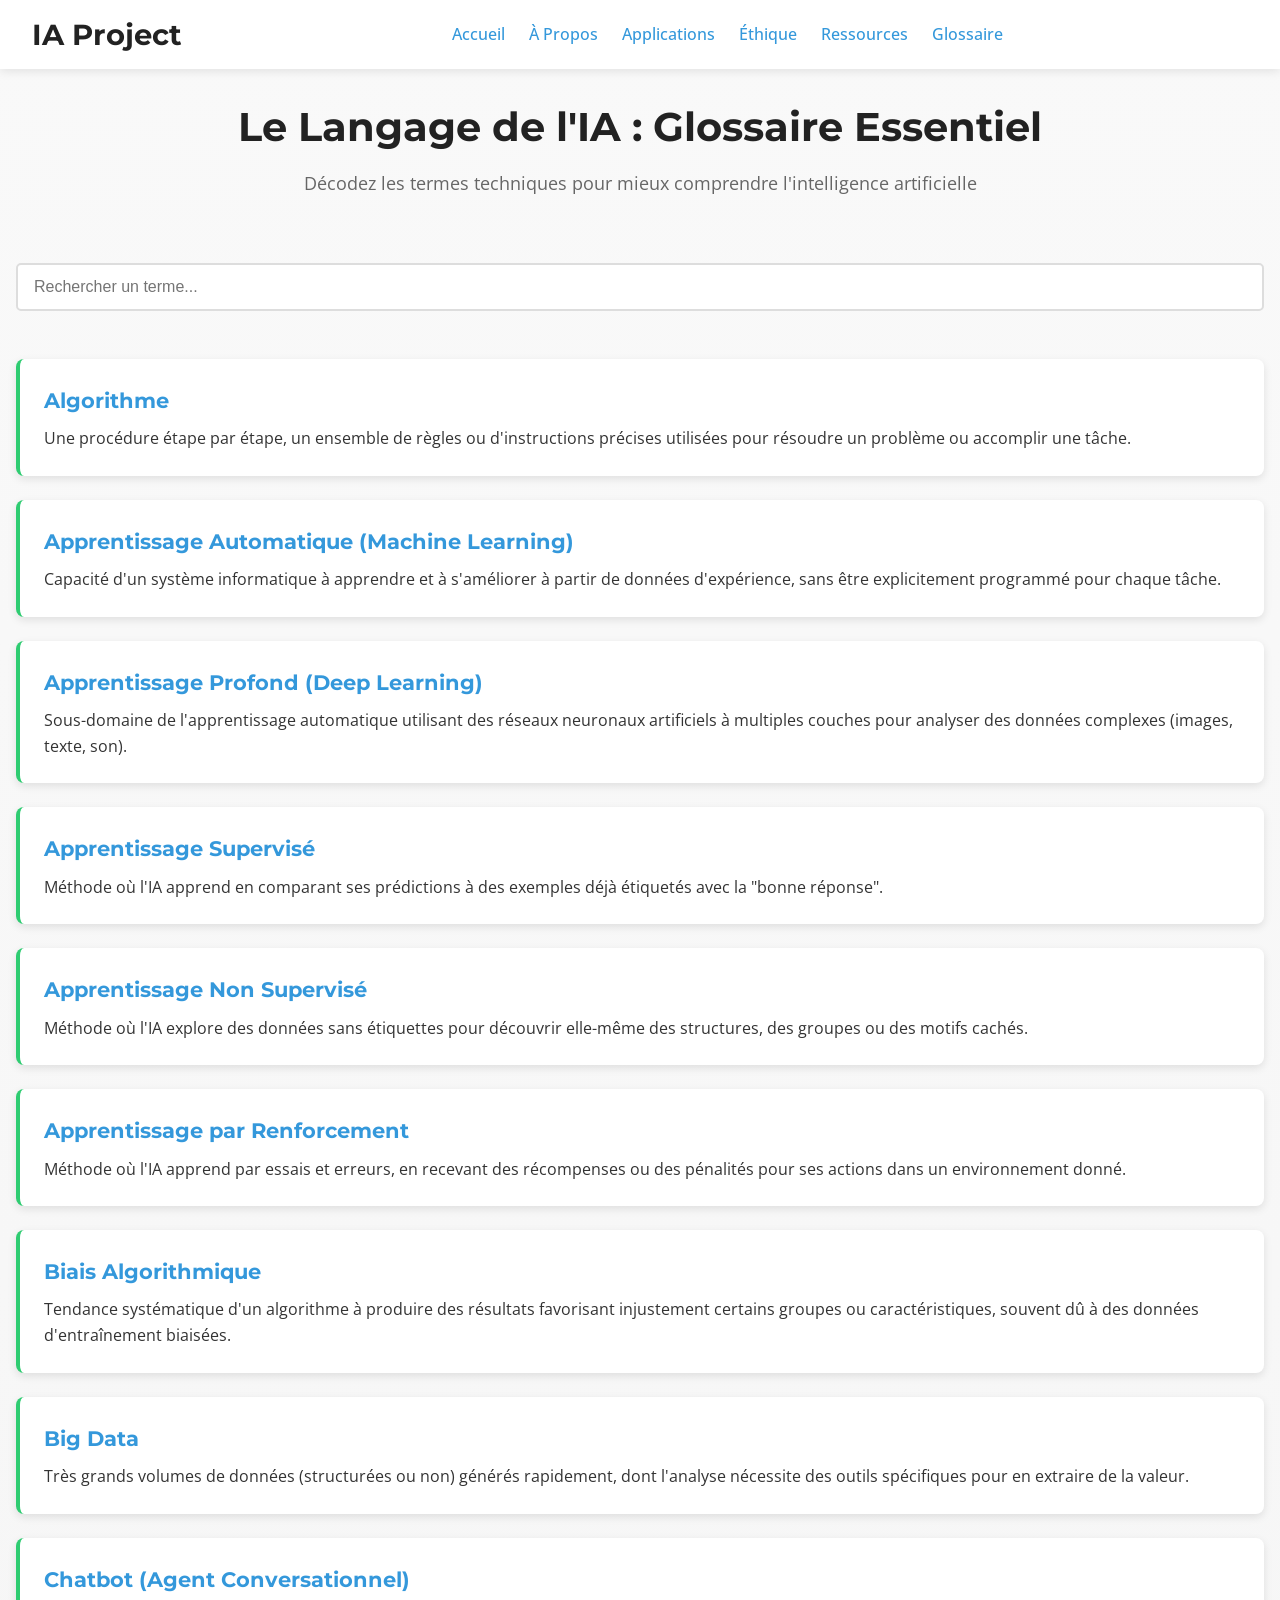
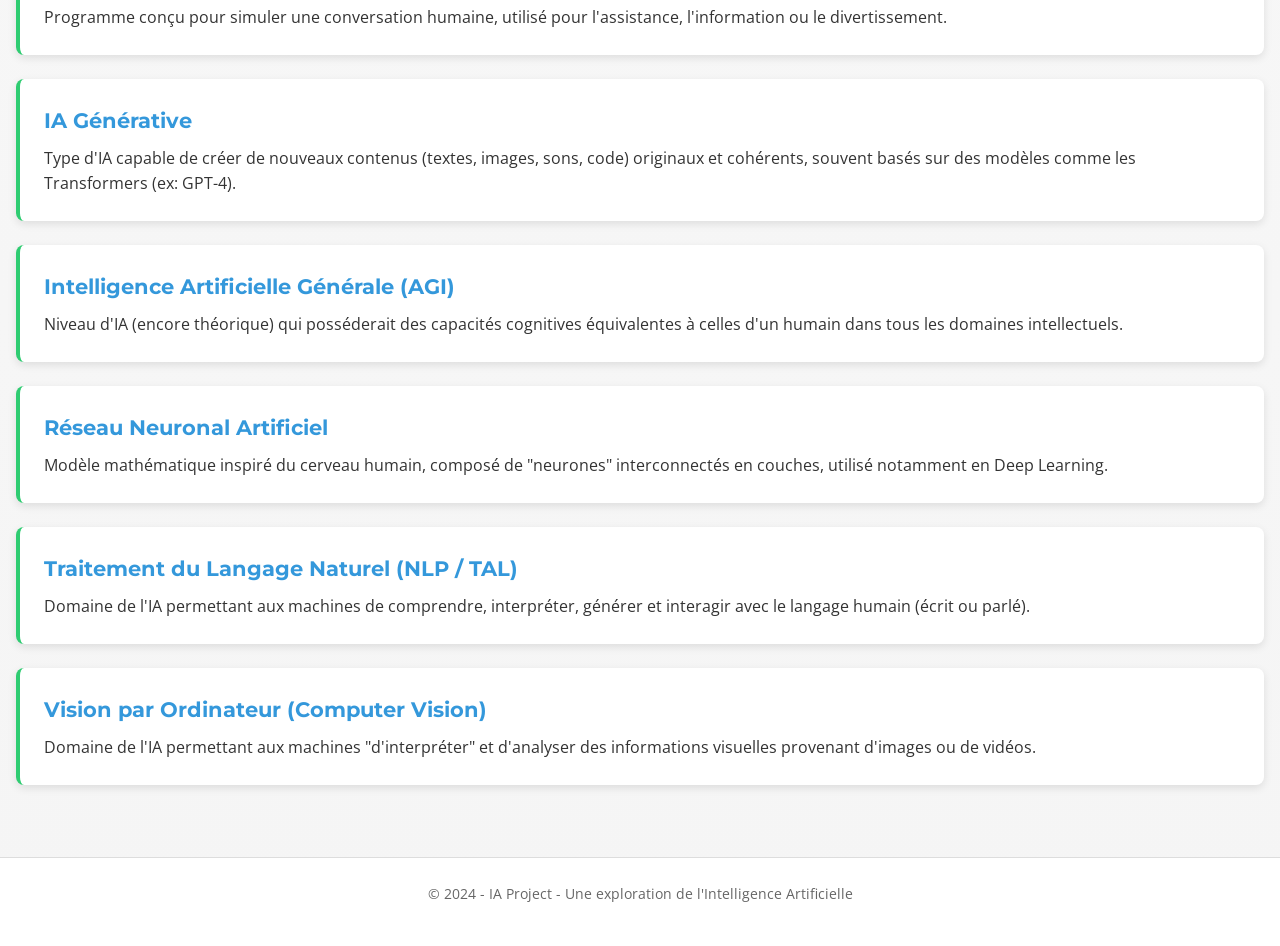
<file: fr bruv/glossary.html>
<!DOCTYPE html>
<html lang="fr">
<head>
    <meta charset="UTF-8">
    <meta name="viewport" content="width=device-width, initial-scale=1.0">
    <title>Glossaire IA - Comprendre le Vocabulaire de l'IA</title>
    <link rel="stylesheet" href="css/styles.css">
    <link rel="stylesheet" href="css/responsive.css">
    <link rel="stylesheet" href="css/glossary.css">
    <link rel="icon" type="image/x-icon" href="assets/icons/favicon.ico">
    <meta name="description" content="Un glossaire définissant les termes techniques et concepts clés fréquemment rencontrés dans le domaine de l'intelligence artificielle.">
</head>
<body>
    <header>
        <nav class="main-nav" role="navigation">
            <div class="logo">
                <h1><a href="index.html">IA Project</a></h1>
            </div>
            <button class="hamburger" id="hamburger-button" aria-label="Toggle menu" aria-expanded="false" aria-controls="nav-links">
                <span class="hamburger-box"><span class="hamburger-inner"></span></span>
            </button>
            <ul class="nav-links" id="nav-links">
                <li><a href="index.html">Accueil</a></li>
                <li><a href="about.html">À Propos</a></li>
                <li><a href="applications.html">Applications</a></li>
                <li><a href="ethics.html">Éthique</a></li>
                <li><a href="resources.html">Ressources</a></li>
                <li><a href="glossary.html">Glossaire</a></li>
            </ul>
            <div class="header-controls">
            </div>
        </nav>
    </header>

    <main role="main">
        <section class="page-header">
            <h1>Le Langage de l'IA : Glossaire Essentiel</h1>
            <p class="subtitle">Décodez les termes techniques pour mieux comprendre l'intelligence artificielle</p>
        </section>

        <section class="glossary-section">
            <input type="text" id="glossary-filter" placeholder="Rechercher un terme..." aria-label="Filtrer les termes du glossaire">
            <dl id="glossary-list">
                <div class="glossary-entry">
                    <dt>Algorithme</dt>
                    <dd>Une procédure étape par étape, un ensemble de règles ou d'instructions précises utilisées pour résoudre un problème ou accomplir une tâche.</dd>
                </div>
                <div class="glossary-entry">
                    <dt>Apprentissage Automatique (Machine Learning)</dt>
                    <dd>Capacité d'un système informatique à apprendre et à s'améliorer à partir de données d'expérience, sans être explicitement programmé pour chaque tâche.</dd>
                </div>
                 <div class="glossary-entry">
                    <dt>Apprentissage Profond (Deep Learning)</dt>
                    <dd>Sous-domaine de l'apprentissage automatique utilisant des réseaux neuronaux artificiels à multiples couches pour analyser des données complexes (images, texte, son).</dd>
                </div>
                 <div class="glossary-entry">
                    <dt>Apprentissage Supervisé</dt>
                    <dd>Méthode où l'IA apprend en comparant ses prédictions à des exemples déjà étiquetés avec la "bonne réponse".</dd>
                </div>
                 <div class="glossary-entry">
                    <dt>Apprentissage Non Supervisé</dt>
                    <dd>Méthode où l'IA explore des données sans étiquettes pour découvrir elle-même des structures, des groupes ou des motifs cachés.</dd>
                </div>
                 <div class="glossary-entry">
                    <dt>Apprentissage par Renforcement</dt>
                    <dd>Méthode où l'IA apprend par essais et erreurs, en recevant des récompenses ou des pénalités pour ses actions dans un environnement donné.</dd>
                </div>
                 <div class="glossary-entry">
                    <dt>Biais Algorithmique</dt>
                    <dd>Tendance systématique d'un algorithme à produire des résultats favorisant injustement certains groupes ou caractéristiques, souvent dû à des données d'entraînement biaisées.</dd>
                </div>
                 <div class="glossary-entry">
                    <dt>Big Data</dt>
                    <dd>Très grands volumes de données (structurées ou non) générés rapidement, dont l'analyse nécessite des outils spécifiques pour en extraire de la valeur.</dd>
                </div>
                 <div class="glossary-entry">
                    <dt>Chatbot (Agent Conversationnel)</dt>
                    <dd>Programme conçu pour simuler une conversation humaine, utilisé pour l'assistance, l'information ou le divertissement.</dd>
                </div>
                 <div class="glossary-entry">
                    <dt>IA Générative</dt>
                    <dd>Type d'IA capable de créer de nouveaux contenus (textes, images, sons, code) originaux et cohérents, souvent basés sur des modèles comme les Transformers (ex: GPT-4).</dd>
                </div>
                 <div class="glossary-entry">
                    <dt>Intelligence Artificielle Générale (AGI)</dt>
                    <dd>Niveau d'IA (encore théorique) qui posséderait des capacités cognitives équivalentes à celles d'un humain dans tous les domaines intellectuels.</dd>
                </div>
                 <div class="glossary-entry">
                    <dt>Réseau Neuronal Artificiel</dt>
                    <dd>Modèle mathématique inspiré du cerveau humain, composé de "neurones" interconnectés en couches, utilisé notamment en Deep Learning.</dd>
                </div>
                 <div class="glossary-entry">
                    <dt>Traitement du Langage Naturel (NLP / TAL)</dt>
                    <dd>Domaine de l'IA permettant aux machines de comprendre, interpréter, générer et interagir avec le langage humain (écrit ou parlé).</dd>
                </div>
                 <div class="glossary-entry">
                    <dt>Vision par Ordinateur (Computer Vision)</dt>
                    <dd>Domaine de l'IA permettant aux machines "d'interpréter" et d'analyser des informations visuelles provenant d'images ou de vidéos.</dd>
                </div>
            </dl>
        </section>

    </main>

    <footer role="contentinfo">
        <p>© 2024 - IA Project - Une exploration de l'Intelligence Artificielle</p>
    </footer>

    <button id="scroll-to-top" title="Remonter en haut" aria-label="Remonter en haut">↑</button>

    <script src="js/main.js"></script>
</body>
</html>
</file>
<file: fr bruv/css/styles.css>
/* Import Google Fonts (Example: Montserrat and Open Sans) */
@import url('https://fonts.googleapis.com/css2?family=Montserrat:wght@400;700&family=Open+Sans:wght@400;600&display=swap');

:root {
    /* Color Variables */
    --primary-color: #3498db;
    --secondary-color: #2ecc71;
    --accent-color: #e74c3c;
    --light-bg: #f9f9f9;
    --dark-bg: #1a1a1a;
    --text-color: #333;
    --text-color-light: #fff;
    --text-color-secondary: #666;
    --heading-color: #222;
    --card-bg: #fff;
    --border-color: #ddd;
    --shadow-color: rgba(0, 0, 0, 0.1);
    --shadow-color-hover: rgba(0, 0, 0, 0.15);
    
    /* Typography */
    --font-primary: 'Montserrat', sans-serif;
    --font-secondary: 'Open Sans', sans-serif;
    --font-size-base: 16px;
    
    /* Spacing */
    --spacing-sm: 0.5rem;
    --spacing-md: 1rem;
    --spacing-lg: 2rem;
    
    /* Animation */
    --transition-speed: 0.3s;
}

/* Dark Mode Variables */
body.dark-mode {
    --text-color: #e0e0e0;
    --text-color-secondary: #aaa;
    --heading-color: #f0f0f0;
    --card-bg: #2c2c2c;
    --light-bg: #1a1a1a;
    --border-color: #444;
    --shadow-color: rgba(0, 0, 0, 0.2);
    --shadow-color-hover: rgba(0, 0, 0, 0.3);
    background: linear-gradient(to bottom, var(--light-bg), #222);
}

* {
    box-sizing: border-box;
    margin: 0;
    padding: 0;
}

body {
    font-family: var(--font-secondary);
    line-height: 1.7;
    color: var(--text-color);
    /* Subtle gradient background */
    background: linear-gradient(to bottom, var(--light-bg), #f5f5f5);
    transition: background 0.3s ease, color 0.3s ease;
    position: relative; /* For scroll-to-top positioning */
    margin: 0;
    padding: 0;
    min-height: 100vh; /* Ensure footer stays at bottom */
}

body.dark-mode {
    background: linear-gradient(to bottom, var(--light-bg), darken(var(--light-bg), 5%));
}

/* Typography */
h1, h2, h3, h4, h5, h6 {
    font-family: var(--font-primary);
    color: var(--heading-color);
    margin-bottom: 1rem;
    line-height: 1.3;
}

h1 { font-size: 2.5rem; }
h2 { font-size: 2rem; }
h3 { font-size: 1.5rem; }

a {
    color: var(--primary-color);
    text-decoration: none;
    transition: color 0.3s ease;
}

a:hover {
    color: var(--secondary-color);
}

body.dark-mode a {
    color: var(--secondary-color);
}

body.dark-mode a:hover {
    color: var(--accent-color);
}

p {
    margin-bottom: 1rem;
}

ul, ol {
    margin-left: 1.5rem;
    margin-bottom: 1rem;
}

/* Layout & Containers */
.container {
    max-width: 1200px;
    margin: 0 auto;
    padding: 0 1rem;
}

header {
    background-color: var(--card-bg);
    box-shadow: 0 2px 10px var(--shadow-color);
    position: sticky;
    top: 0;
    z-index: 1000;
}

main {
    min-height: calc(100vh - 120px); /* Adjust based on header/footer height */
    padding-bottom: 2rem;
}

footer {
    text-align: center;
    padding: 1.5rem;
    background-color: var(--card-bg);
    color: var(--text-color-secondary);
    font-size: 0.9rem;
    border-top: 1px solid var(--border-color);
}

/* Navigation */
.main-nav {
    display: flex;
    justify-content: space-between;
    align-items: center;
    padding: 1rem 2rem;
}

.logo h1 {
    font-size: 1.8rem;
    margin: 0;
}

.logo a {
    color: var(--heading-color);
}

.logo a:hover {
    color: var(--primary-color);
}

.nav-links {
    display: flex;
    list-style: none;
    margin: 0;
}

.nav-links li {
    margin-left: 1.5rem;
}

.nav-links a {
    padding: 0.5rem 0;
    position: relative;
    font-weight: 500;
}

.nav-links a::after {
    content: '';
    position: absolute;
    bottom: 0;
    left: 0;
    width: 0;
    height: 2px;
    background-color: var(--primary-color);
    transition: width 0.3s ease;
}

.nav-links a:hover::after,
.nav-links a.active::after,
.nav-links a[aria-current="page"]::after {
    width: 100%;
}

body.dark-mode .nav-links a::after {
    background-color: var(--secondary-color);
}

/* Hamburger Menu Button */
.hamburger {
    display: none;
    border: none;
    background: transparent;
    cursor: pointer;
    padding: 10px;
    z-index: 1001;
}

.hamburger-box {
    width: 30px;
    height: 24px;
    display: inline-block;
    position: relative;
}

.hamburger-inner {
    display: block;
    top: 50%;
    margin-top: -2px;
}

.hamburger-inner, .hamburger-inner::before, .hamburger-inner::after {
    width: 30px;
    height: 3px;
    background-color: var(--text-color);
    border-radius: 4px;
    position: absolute;
    transition: transform 0.15s ease;
}

.hamburger-inner::before, .hamburger-inner::after {
    content: "";
    display: block;
}

.hamburger-inner::before {
    top: -10px;
}

.hamburger-inner::after {
    bottom: -10px;
}

/* Hamburger Animation */
.hamburger.active .hamburger-inner {
    transform: rotate(45deg);
}

.hamburger.active .hamburger-inner::before {
    top: 0;
    opacity: 0;
}

.hamburger.active .hamburger-inner::after {
    bottom: 0;
    transform: rotate(-90deg);
}

/* Components */
.button {
    display: inline-block;
    padding: 0.8rem 1.5rem;
    background-color: var(--primary-color);
    color: var(--text-color-light);
    border: none;
    border-radius: 4px;
    font-weight: 600;
    cursor: pointer;
    transition: background-color 0.3s ease, transform 0.2s ease;
}

.button:hover {
    background-color: var(--secondary-color);
    transform: translateY(-3px);
    color: var(--text-color-light);
}

.button-primary {
    background-color: var(--primary-color);
}

.button-secondary {
    background-color: transparent;
    color: var(--primary-color);
    border: 2px solid var(--primary-color);
}

body.dark-mode .button-secondary {
    color: var(--secondary-color);
    border-color: var(--secondary-color);
}

body.dark-mode .button-secondary:hover {
    background-color: var(--secondary-color);
    color: var(--dark-bg);
}

.page-header {
    text-align: center;
    margin: 2rem 0 3rem;
    padding: 0 1rem;
}

.page-header .subtitle {
    color: var(--text-color-secondary);
    font-size: 1.1rem;
    max-width: 800px;
    margin: 0 auto;
}

/* Sections */
.content-section {
    max-width: 900px;
    margin: 0 auto 3rem;
    padding: 0 1.5rem;
}

.text-center {
    text-align: center;
}

.hero {
    background-color: var(--primary-color);
    color: var(--text-color-light);
    padding: 4rem 2rem;
    text-align: center;
    margin-bottom: 3rem;
    border-radius: 0 0 10px 10px;
    background-image: linear-gradient(135deg, var(--primary-color), var(--secondary-color));
}

.hero h2 {
    color: var(--text-color-light);
    font-size: 2.5rem;
    margin-bottom: 1rem;
}

.hero p {
    font-size: 1.2rem;
    max-width: 700px;
    margin: 0 auto 1.5rem;
}

.features {
    display: grid;
    grid-template-columns: repeat(auto-fit, minmax(250px, 1fr));
    gap: 2rem;
    padding: 1rem 2rem;
    margin-bottom: 3rem;
}

/* Card Styles */
.feature-card, 
.application-card, 
.ethical-issue, 
.glossary-entry, 
.type-card,
.figure-card {
    position: relative;
    overflow: hidden;
    transition: transform 0.3s ease, box-shadow 0.4s ease, background-color 0.3s ease;
    background-color: var(--card-bg);
    padding: 1.5rem;
    border-radius: 8px;
    box-shadow: 0 4px 10px var(--shadow-color);
    opacity: 1; /* Ensure visibility */
}

.feature-card:hover, 
.application-card:hover, 
.ethical-issue:hover, 
.glossary-entry:hover, 
.type-card:hover,
.figure-card:hover {
    transform: translateY(-5px);
    box-shadow: 0 8px 20px var(--shadow-color-hover);
}

/* CTA Section */
.cta-section {
    padding: 3rem 2rem;
    margin: 2rem 0;
    background-color: var(--card-bg);
    border-radius: 8px;
    box-shadow: 0 4px 10px var(--shadow-color);
}

.cta-section h2 {
    margin-bottom: 1rem;
}

.cta-section p {
    max-width: 700px;
    margin: 0 auto 1.5rem;
}

/* CTA Section Buttons */
.cta-section .button-secondary {
    background-color: transparent;
    color: var(--primary-color);
    border: 2px solid var(--primary-color);
}

.cta-section .button-secondary:hover {
    background-color: var(--primary-color);
    color: var(--text-color-light);
    transform: translateY(-3px);
}

body.dark-mode .cta-section .button-secondary {
    color: var(--secondary-color);
    border-color: var(--secondary-color);
}

body.dark-mode .cta-section .button-secondary:hover {
    background-color: var(--secondary-color);
    color: var(--dark-bg);
    border-color: var(--secondary-color);
}

/* Smooth reveal animation */
.visible {
    animation: fadeIn 0.8s ease forwards;
}

@keyframes fadeIn {
    0% {
        opacity: 0;
        transform: translateY(20px);
    }
    100% {
        opacity: 1;
        transform: translateY(0);
    }
}

/* Scroll to Top Button */
#scroll-to-top {
    position: fixed;
    bottom: 30px;
    right: 30px;
    width: 40px;
    height: 40px;
    background-color: var(--primary-color);
    color: white;
    text-align: center;
    line-height: 40px;
    font-size: 20px;
    border-radius: 50%;
    cursor: pointer;
    box-shadow: 0 2px 10px var(--shadow-color);
    opacity: 0;
    visibility: hidden;
    transition: opacity 0.4s ease-in-out, visibility 0.4s ease-in-out, background-color 0.3s ease, transform 0.3s ease;
    border: none;
}

#scroll-to-top:hover {
    background-color: var(--secondary-color);
    transform: translateY(-3px);
}

#scroll-to-top.visible {
    opacity: 1;
    visibility: visible;
}

/* Accessibility Focus Styles */
a:focus,
button:focus,
input:focus,
select:focus,
textarea:focus {
    outline: 3px solid var(--secondary-color);
    outline-offset: 2px;
    box-shadow: 0 0 0 4px rgba(52, 152, 219, 0.4);
    border-radius: 3px;
}

body.dark-mode a:focus,
body.dark-mode button:focus,
body.dark-mode input:focus,
body.dark-mode select:focus,
body.dark-mode textarea:focus {
    outline-color: var(--accent-color);
    box-shadow: 0 0 0 4px rgba(231, 76, 60, 0.4);
}

.hamburger:focus {
    outline: 3px solid var(--secondary-color);
    outline-offset: 2px;
}

body.dark-mode .hamburger:focus {
    outline-color: var(--accent-color);
}

/* Utility Classes */
.mt-1 { margin-top: 0.5rem; }
.mt-2 { margin-top: 1rem; }
.mb-1 { margin-bottom: 0.5rem; }
.mb-2 { margin-bottom: 1rem; }
.ml-1 { margin-left: 0.5rem; }
.mr-1 { margin-right: 0.5rem; }

/* Prevent body scroll when mobile menu is open */
body.no-scroll {
    overflow: hidden;
}
</file>
<file: fr bruv/css/responsive.css>
/* Mobile Styles */
@media (max-width: 768px) {
    :root {
        /* Slightly smaller base font size for tablets */
        --font-size-base: 15px;
    }

    h1 { font-size: 2.2rem; }
    h2 { font-size: 1.8rem; }
    h3 { font-size: 1.3rem; }

    .main-nav {
        flex-direction: column;
        align-items: flex-start;
        padding: 0.8rem 1rem; /* Adjust padding */
    }

    .logo h1 {
        font-size: 1.6rem; /* Slightly smaller logo */
        margin-bottom: 0; /* Remove bottom margin if hamburger is next to it */
    }

    .header-controls {
        position: absolute; /* Position controls top right */
        top: 1rem;
        right: 4.5rem; /* Space left for hamburger */
    }

    .hamburger {
        display: flex; /* Show hamburger */
        position: absolute;
        top: 0.8rem;
        right: 1rem;
    }

    .nav-links {
        display: none; /* Hide links by default */
        flex-direction: column;
        width: 100%;
        background-color: var(--card-bg); /* Give menu a background */
        position: absolute;
        top: 100%; /* Position below header */
        left: 0;
        z-index: 100;
        padding: 1rem 0;
        box-shadow: 0 5px 15px var(--shadow-color);
        border-top: 1px solid var(--border-color);
        max-height: calc(100vh - 60px); /* Limit height and allow scroll */
        overflow-y: auto;
    }

    .nav-links.active {
        display: flex; /* Show when active */
    }

    .nav-links li {
        margin: 0;
        width: 100%;
        text-align: center;
    }

    .nav-links li a {
        padding: 1rem 1.5rem;
        display: block; /* Make links full width */
        border-bottom: 1px solid var(--border-color-light);
        width: 100%;
        transition: background-color 0.2s ease;
    }
    .nav-links li:last-child a {
        border-bottom: none;
    }
    .nav-links li a:hover,
    .nav-links li a:focus {
        background-color: rgba(0, 0, 0, 0.05);
    }
    body.dark-mode .nav-links li a:hover,
    body.dark-mode .nav-links li a:focus {
         background-color: rgba(255, 255, 255, 0.08);
    }
    /* Remove hover background on active link */
     .nav-links li a[aria-current="page"]:hover {
        background-color: transparent;
    }

    .hero h2 {
        font-size: 2.5rem;
    }
    .hero p {
        font-size: 1.1rem;
    }

    .features,
    .applications-grid,
    .figures-grid {
        grid-template-columns: repeat(auto-fit, minmax(280px, 1fr)); /* Allow more flexible wrapping */
        gap: 1.5rem; /* Reduce gap */
    }

    .content-section,
    .page-header,
    .timeline,
    .resource-category,
    .glossary-section,
    .case-studies {
        padding: 1.5rem 1rem; /* Reduce padding */
    }

    .timeline::before {
        left: 20px; /* Adjust timeline line position */
    }
    .timeline-item {
        padding-left: 50px; /* Adjust item padding */
        padding-right: 10px;
    }
    .timeline-item::before {
        left: 12px; /* Adjust dot position */
    }

    .application-card .card-image img {
        max-height: 180px; /* Limit image height */
    }

    .ethical-issue .inline-image {
        float: none; /* Stack image on smaller screens */
        display: block;
        margin: 1.5rem auto;
        max-width: 80%;
    }

    footer {
        padding: 1rem;
        font-size: 0.9rem;
    }

    #scroll-to-top {
        bottom: 1rem;
        right: 1rem;
        width: 40px;
        height: 40px;
        font-size: 1.2rem;
    }

    /* About Page Specific Adjustments */
    .ai-types {
        /* Already uses auto-fit, might not need changes here unless gap/padding needs adjustment */
        gap: 1rem;
        padding: 0 0.8rem;
    }
    .type-card {
        padding: 1.2rem;
    }
    .type-card h3 {
        font-size: 1.2rem;
    }


    .key-figures {
        padding: 0 0.8rem;
    }
    .figures-grid {
        /* Ensure it adapts, maybe 2 columns here */
        grid-template-columns: repeat(auto-fit, minmax(220px, 1fr));
        gap: 1.5rem;
    }
    .figure-card {
        padding: 1rem 0.8rem;
    }
     .figure-card img {
        width: 100px;
        height: 100px;
    }
     .figure-card h3 {
        font-size: 1.1rem;
    }
}

/* Mobile (Portrait) */
@media (max-width: 480px) {
    :root {
        /* Further reduce base font size for small mobiles */
        --font-size-base: 14px;
    }

    h1 { font-size: 1.9rem; }
    h2 { font-size: 1.6rem; }
    h3 { font-size: 1.2rem; }

    .hero h2 {
        font-size: 2rem;
    }
    .hero p {
        font-size: 1rem;
    }

    .features,
    .applications-grid,
    .figures-grid,
    .ai-types { /* Ensure ai-types also stacks */
        grid-template-columns: 1fr; /* Stack elements in a single column */
        gap: 1.2rem;
    }

    .feature-card,
    .application-card,
    .figure-card,
    .type-card,
    .ethical-issue,
    .glossary-entry {
        padding: 1rem; /* Reduce card padding */
    }

    .button {
        padding: 0.7rem 1.2rem;
        font-size: 0.9rem;
    }
    .cta-section div {
        display: flex;
        flex-direction: column; /* Stack CTA buttons */
        gap: 0.8rem;
        align-items: center;
    }
     .cta-section .button-secondary {
        margin-left: 0; /* Remove margin when stacked */
    }

    .timeline::before {
        left: 15px;
    }
    .timeline-item {
        padding-left: 40px;
    }
    .timeline-item::before {
        left: 8px;
        width: 14px; /* Slightly smaller dot */
        height: 14px;
    }
    .timeline-content h3 {
        font-size: 1.1rem;
    }

    .key-figures h2 {
        font-size: 1.6rem; /* Match other h2 */
    }

    #glossary-filter {
        font-size: 0.9rem;
        padding: 0.6rem 0.8rem;
    }
    .glossary-entry dt {
        font-size: 1.1rem;
    }
     .glossary-entry dd {
        font-size: 0.9rem;
    }

    #scroll-to-top {
        width: 35px;
        height: 35px;
        font-size: 1rem;
    }

    /* About Page Specific Adjustments */
    .ai-types,
    .figures-grid {
        /* Force single column */
        grid-template-columns: 1fr;
        gap: 1rem; /* Consistent gap */
    }
    .type-card,
    .figure-card {
        padding: 1rem; /* Consistent padding */
    }
     .figure-card img {
        width: 90px;
        height: 90px;
    }
}

/* Tablet Styles */
@media (min-width: 769px) and (max-width: 1024px) {
    .main-nav {
        padding: 0 1.5rem;
    }

    .features {
        grid-template-columns: repeat(2, 1fr);
        gap: 1.5rem;
    }

    .applications-grid {
        grid-template-columns: repeat(2, 1fr);
        gap: 1.5rem;
    }

    .page-header h1 {
        font-size: 2.5rem;
    }
}

/* Larger Desktop Styles */
@media (min-width: 1300px) {
    main {
        padding: 0;
    }
}
</file>
<file: fr bruv/css/glossary.css>
.glossary-section {
    padding: 1rem;
}

#glossary-filter {
    width: 100%;
    padding: 0.8rem 1rem;
    margin-bottom: 2rem;
    border: 2px solid var(--border-color);
    border-radius: 5px;
    font-size: 1rem;
    background-color: var(--card-bg);
    color: var(--text-color);
    transition: border-color 0.3s ease, background-color 0.3s ease;
}

#glossary-filter:focus {
    outline: none;
    border-color: var(--secondary-color);
}

#glossary-list {
    margin-top: 1rem;
}

.glossary-entry {
    background-color: var(--card-bg);
    margin-bottom: 1.5rem;
    padding: 1.5rem;
    border-radius: 8px;
    box-shadow: 0 3px 8px var(--shadow-color);
    border-left: 4px solid var(--secondary-color);
    transition: background-color 0.3s ease, box-shadow 0.3s ease;
}
body.dark-mode .glossary-entry {
    border-left-color: var(--accent-color);
}


.glossary-entry dt { /* Term */
    font-family: var(--font-primary);
    font-size: 1.3rem;
    font-weight: 700;
    color: var(--primary-color);
    margin-bottom: 0.5rem;
}
body.dark-mode .glossary-entry dt {
    color: var(--secondary-color);
}

.glossary-entry dd { /* Definition */
    margin-left: 0; /* Reset default dl margin */
    font-size: 1rem;
    line-height: 1.6;
}

/* Style for filtered out items */
.glossary-entry.hidden {
    display: none;
}
</file>
